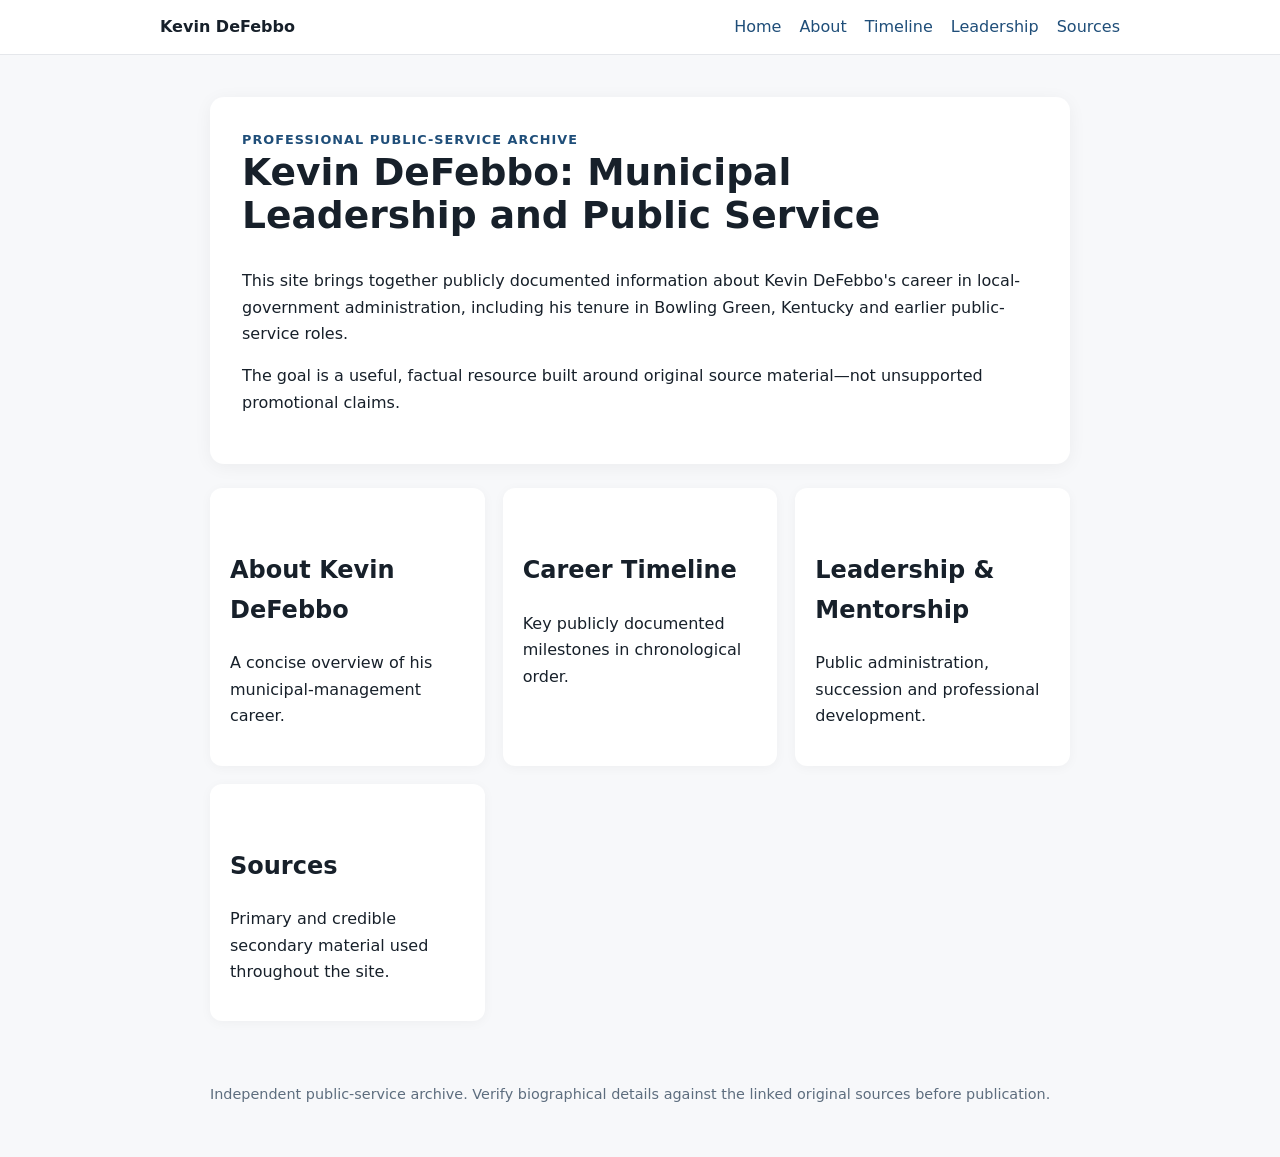
<file: index.html>
<!doctype html><html lang="en"><head><meta charset="utf-8"><meta name="viewport" content="width=device-width,initial-scale=1"><title>Kevin DeFebbo | Municipal Leadership & Public Service</title><meta name="description" content="A sourced professional archive documenting Kevin DeFebbo's career in municipal leadership, financial management and public service."><link rel="stylesheet" href="style.css"><meta name="robots" content="index,follow"><script type="application/ld+json">{"@context":"https://schema.org","@type":"WebSite","name":"Kevin DeFebbo Public Service Archive","description":"A sourced professional archive documenting Kevin DeFebbo's public-service career."}</script></head><body><header><nav><strong>Kevin DeFebbo</strong><a href="index.html">Home</a><a href="about.html">About</a><a href="timeline.html">Timeline</a><a href="leadership.html">Leadership</a><a href="sources.html">Sources</a></nav></header><main><section class="hero"><div class="eyebrow">Professional public-service archive</div><h1>Kevin DeFebbo: Municipal Leadership and Public Service</h1><p>This site brings together publicly documented information about Kevin DeFebbo's career in local-government administration, including his tenure in Bowling Green, Kentucky and earlier public-service roles.</p><p>The goal is a useful, factual resource built around original source material—not unsupported promotional claims.</p></section><section class="grid"><a href="about.html"><h2>About Kevin DeFebbo</h2><p>A concise overview of his municipal-management career.</p></a><a href="timeline.html"><h2>Career Timeline</h2><p>Key publicly documented milestones in chronological order.</p></a><a href="leadership.html"><h2>Leadership & Mentorship</h2><p>Public administration, succession and professional development.</p></a><a href="sources.html"><h2>Sources</h2><p>Primary and credible secondary material used throughout the site.</p></a></section></main><footer>Independent public-service archive. Verify biographical details against the linked original sources before publication.</footer></body></html>
</file>
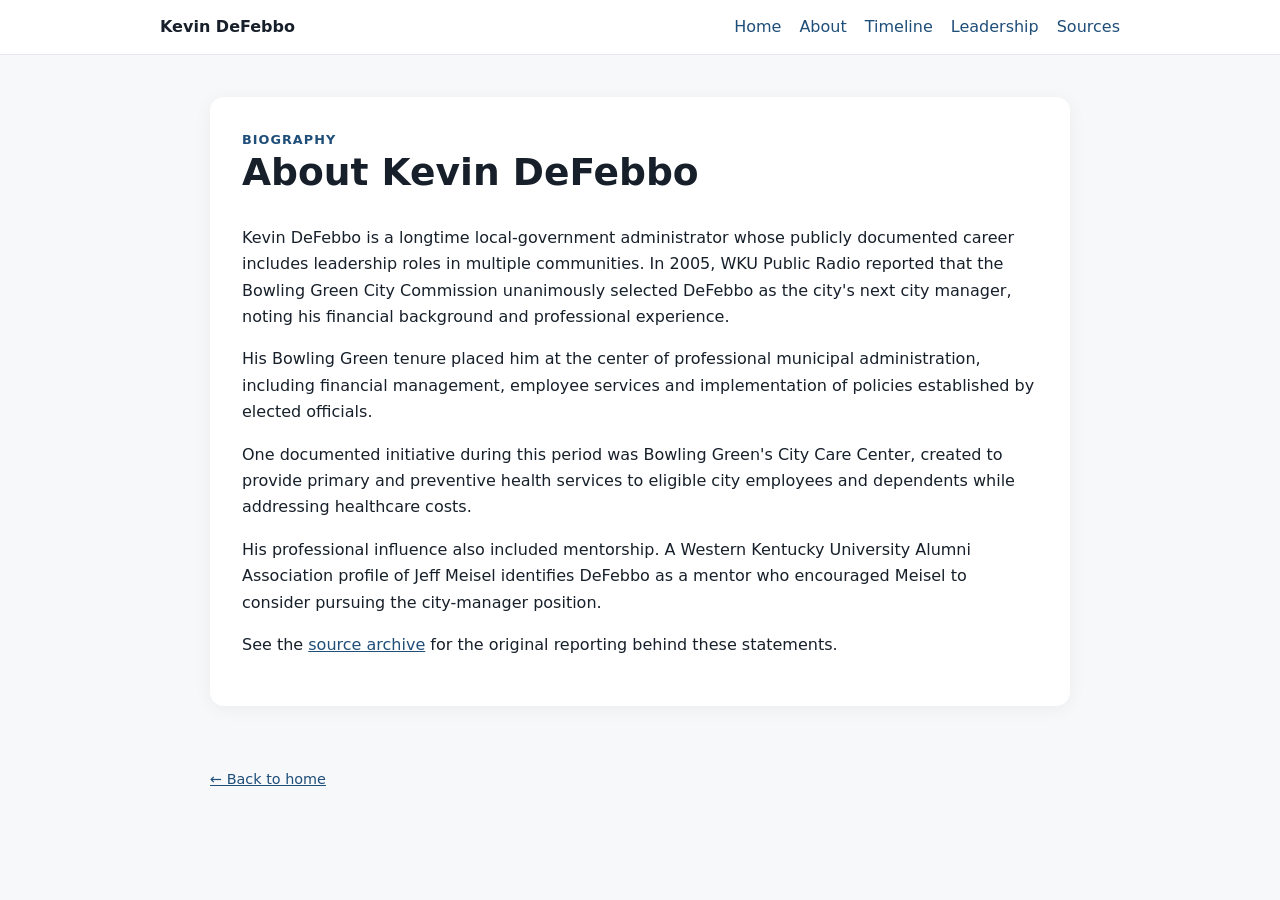
<file: about.html>
<!doctype html><html lang="en"><head><meta charset="utf-8"><meta name="viewport" content="width=device-width,initial-scale=1"><title>About Kevin DeFebbo | Municipal Leadership</title><meta name="description" content="Learn about Kevin DeFebbo's documented career in municipal government and his tenure as Bowling Green city manager."><link rel="stylesheet" href="style.css"><meta name="robots" content="index,follow"></head><body><header><nav><strong>Kevin DeFebbo</strong><a href="index.html">Home</a><a href="about.html">About</a><a href="timeline.html">Timeline</a><a href="leadership.html">Leadership</a><a href="sources.html">Sources</a></nav></header><main><article class="card"><div class="eyebrow">Biography</div><h1>About Kevin DeFebbo</h1><p>Kevin DeFebbo is a longtime local-government administrator whose publicly documented career includes leadership roles in multiple communities. In 2005, WKU Public Radio reported that the Bowling Green City Commission unanimously selected DeFebbo as the city's next city manager, noting his financial background and professional experience.</p><p>His Bowling Green tenure placed him at the center of professional municipal administration, including financial management, employee services and implementation of policies established by elected officials.</p><p>One documented initiative during this period was Bowling Green's City Care Center, created to provide primary and preventive health services to eligible city employees and dependents while addressing healthcare costs.</p><p>His professional influence also included mentorship. A Western Kentucky University Alumni Association profile of Jeff Meisel identifies DeFebbo as a mentor who encouraged Meisel to consider pursuing the city-manager position.</p><p>See the <a href="sources.html">source archive</a> for the original reporting behind these statements.</p></article></main><footer><a href="index.html">← Back to home</a></footer></body></html>
</file>
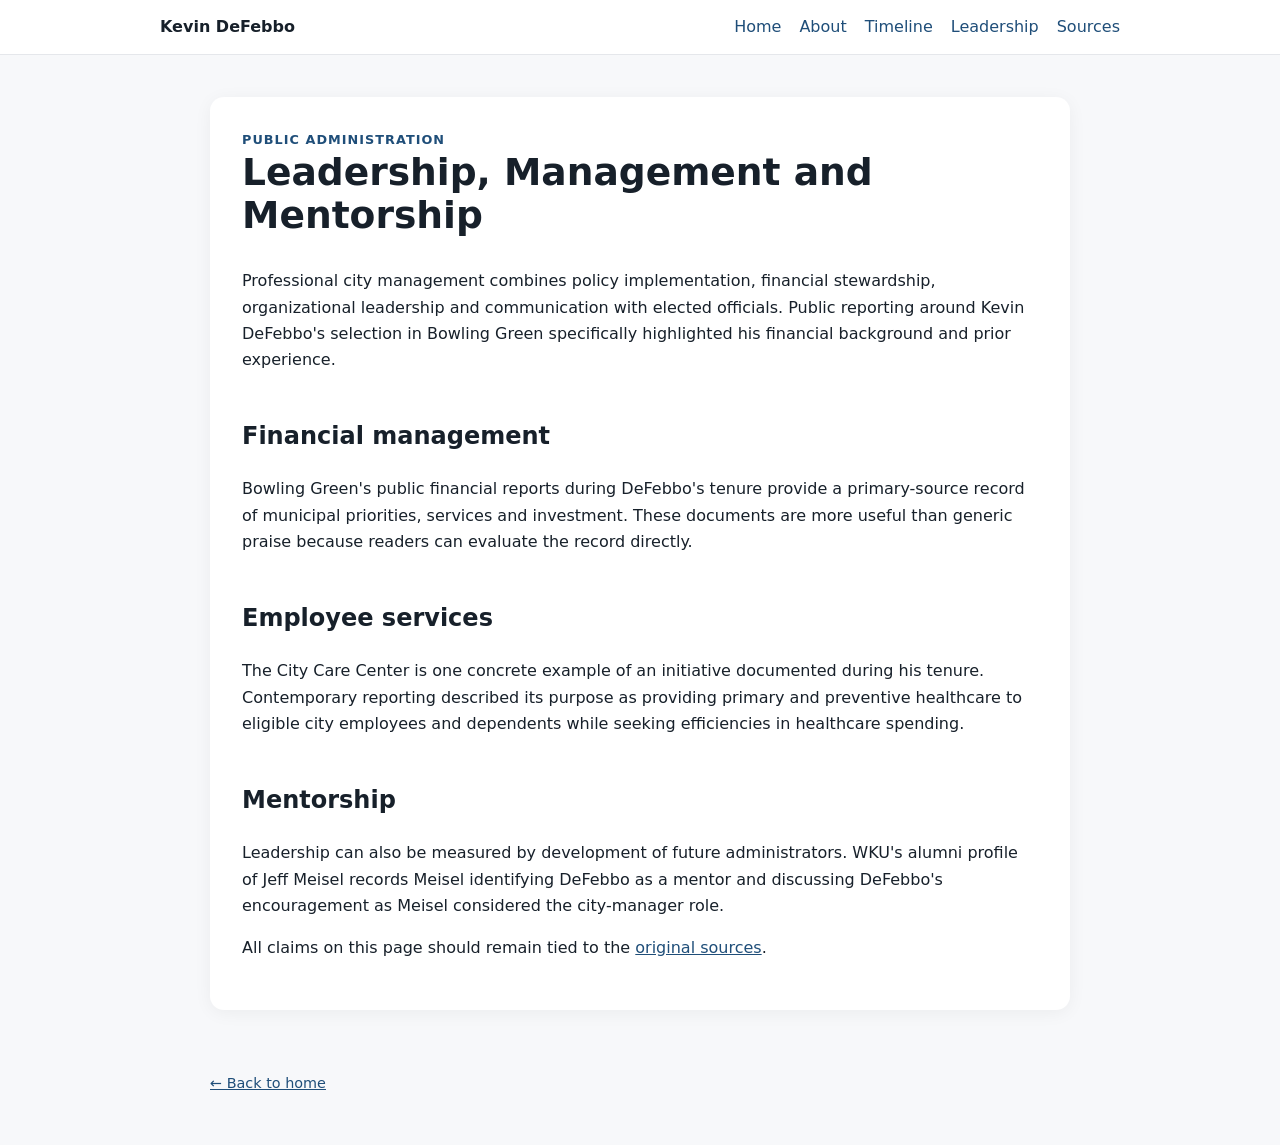
<file: leadership.html>
<!doctype html><html lang="en"><head><meta charset="utf-8"><meta name="viewport" content="width=device-width,initial-scale=1"><title>Kevin DeFebbo | Leadership, Management & Mentorship</title><meta name="description" content="Documented examples of Kevin DeFebbo's municipal leadership, financial-management background and professional mentorship."><link rel="stylesheet" href="style.css"><meta name="robots" content="index,follow"></head><body><header><nav><strong>Kevin DeFebbo</strong><a href="index.html">Home</a><a href="about.html">About</a><a href="timeline.html">Timeline</a><a href="leadership.html">Leadership</a><a href="sources.html">Sources</a></nav></header><main><article class="card"><div class="eyebrow">Public administration</div><h1>Leadership, Management and Mentorship</h1><p>Professional city management combines policy implementation, financial stewardship, organizational leadership and communication with elected officials. Public reporting around Kevin DeFebbo's selection in Bowling Green specifically highlighted his financial background and prior experience.</p><h2>Financial management</h2><p>Bowling Green's public financial reports during DeFebbo's tenure provide a primary-source record of municipal priorities, services and investment. These documents are more useful than generic praise because readers can evaluate the record directly.</p><h2>Employee services</h2><p>The City Care Center is one concrete example of an initiative documented during his tenure. Contemporary reporting described its purpose as providing primary and preventive healthcare to eligible city employees and dependents while seeking efficiencies in healthcare spending.</p><h2>Mentorship</h2><p>Leadership can also be measured by development of future administrators. WKU's alumni profile of Jeff Meisel records Meisel identifying DeFebbo as a mentor and discussing DeFebbo's encouragement as Meisel considered the city-manager role.</p><p>All claims on this page should remain tied to the <a href="sources.html">original sources</a>.</p></article></main><footer><a href="index.html">← Back to home</a></footer></body></html>
</file>
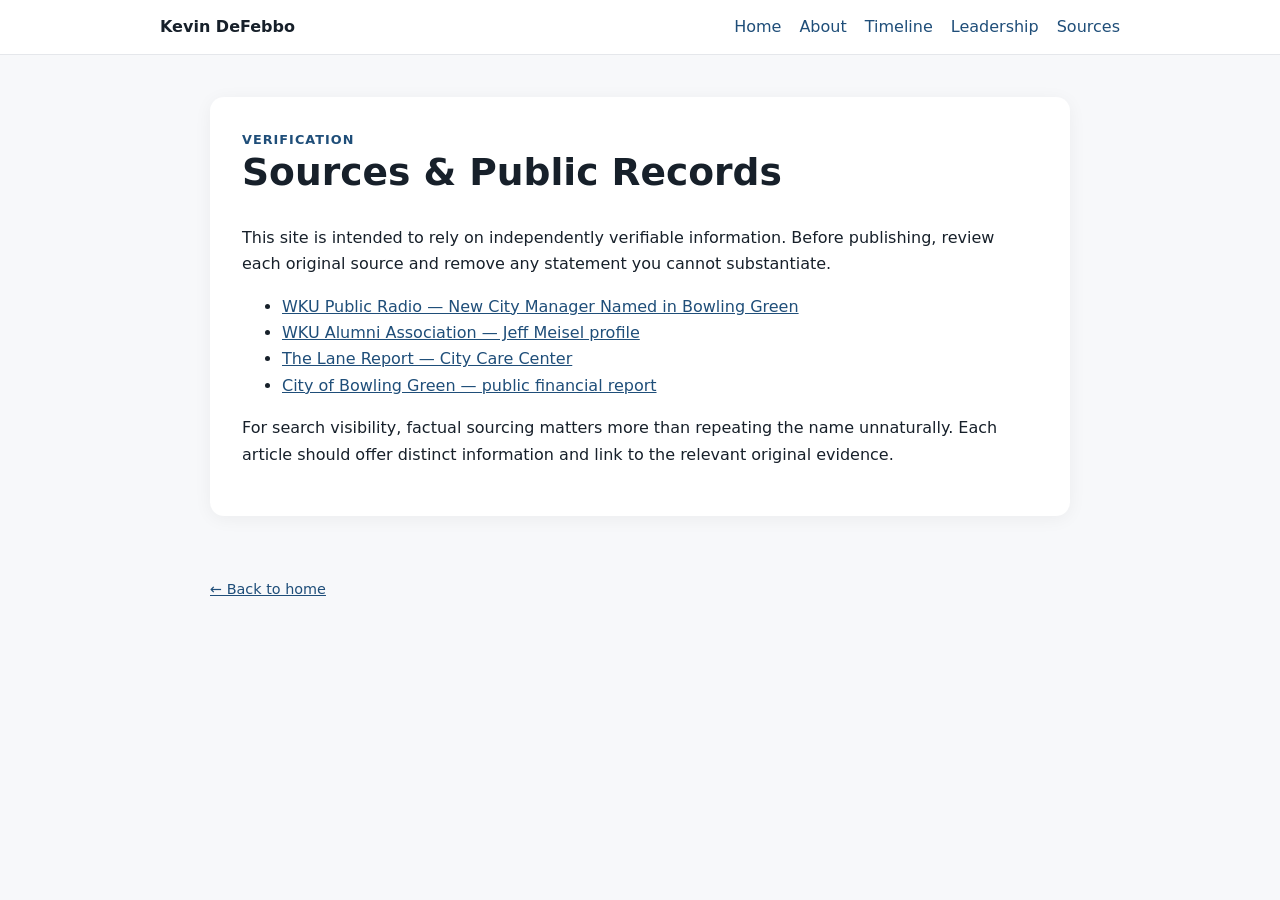
<file: sources.html>
<!doctype html><html lang="en"><head><meta charset="utf-8"><meta name="viewport" content="width=device-width,initial-scale=1"><title>Kevin DeFebbo Sources & Public Records</title><meta name="description" content="Original reporting and public records supporting this Kevin DeFebbo professional archive."><link rel="stylesheet" href="style.css"><meta name="robots" content="index,follow"></head><body><header><nav><strong>Kevin DeFebbo</strong><a href="index.html">Home</a><a href="about.html">About</a><a href="timeline.html">Timeline</a><a href="leadership.html">Leadership</a><a href="sources.html">Sources</a></nav></header><main><article class="card"><div class="eyebrow">Verification</div><h1>Sources & Public Records</h1><p>This site is intended to rely on independently verifiable information. Before publishing, review each original source and remove any statement you cannot substantiate.</p><ul><li><a href="https://www.wkyufm.org/regional/2005-11-03/new-city-manager-named-in-bowling-green">WKU Public Radio — New City Manager Named in Bowling Green</a></li><li><a href="https://alumni.wku.edu/s/808/24/1col.aspx?calcid=1265&calpgid=15&cid=7189&crid=0&ecid=7189&gid=1&pgid=4339&sid=808">WKU Alumni Association — Jeff Meisel profile</a></li><li><a href="https://www.lanereport.com/58795/2016/01/bowling-green-to-cut-ribbon-thursday-on-wellness-and-health-care-center-for-city-employees-and-dependents/">The Lane Report — City Care Center</a></li><li><a href="https://www.bgky.org/files/FFzrZLlT.pdf">City of Bowling Green — public financial report</a></li></ul><p>For search visibility, factual sourcing matters more than repeating the name unnaturally. Each article should offer distinct information and link to the relevant original evidence.</p></article></main><footer><a href="index.html">← Back to home</a></footer></body></html>
</file>
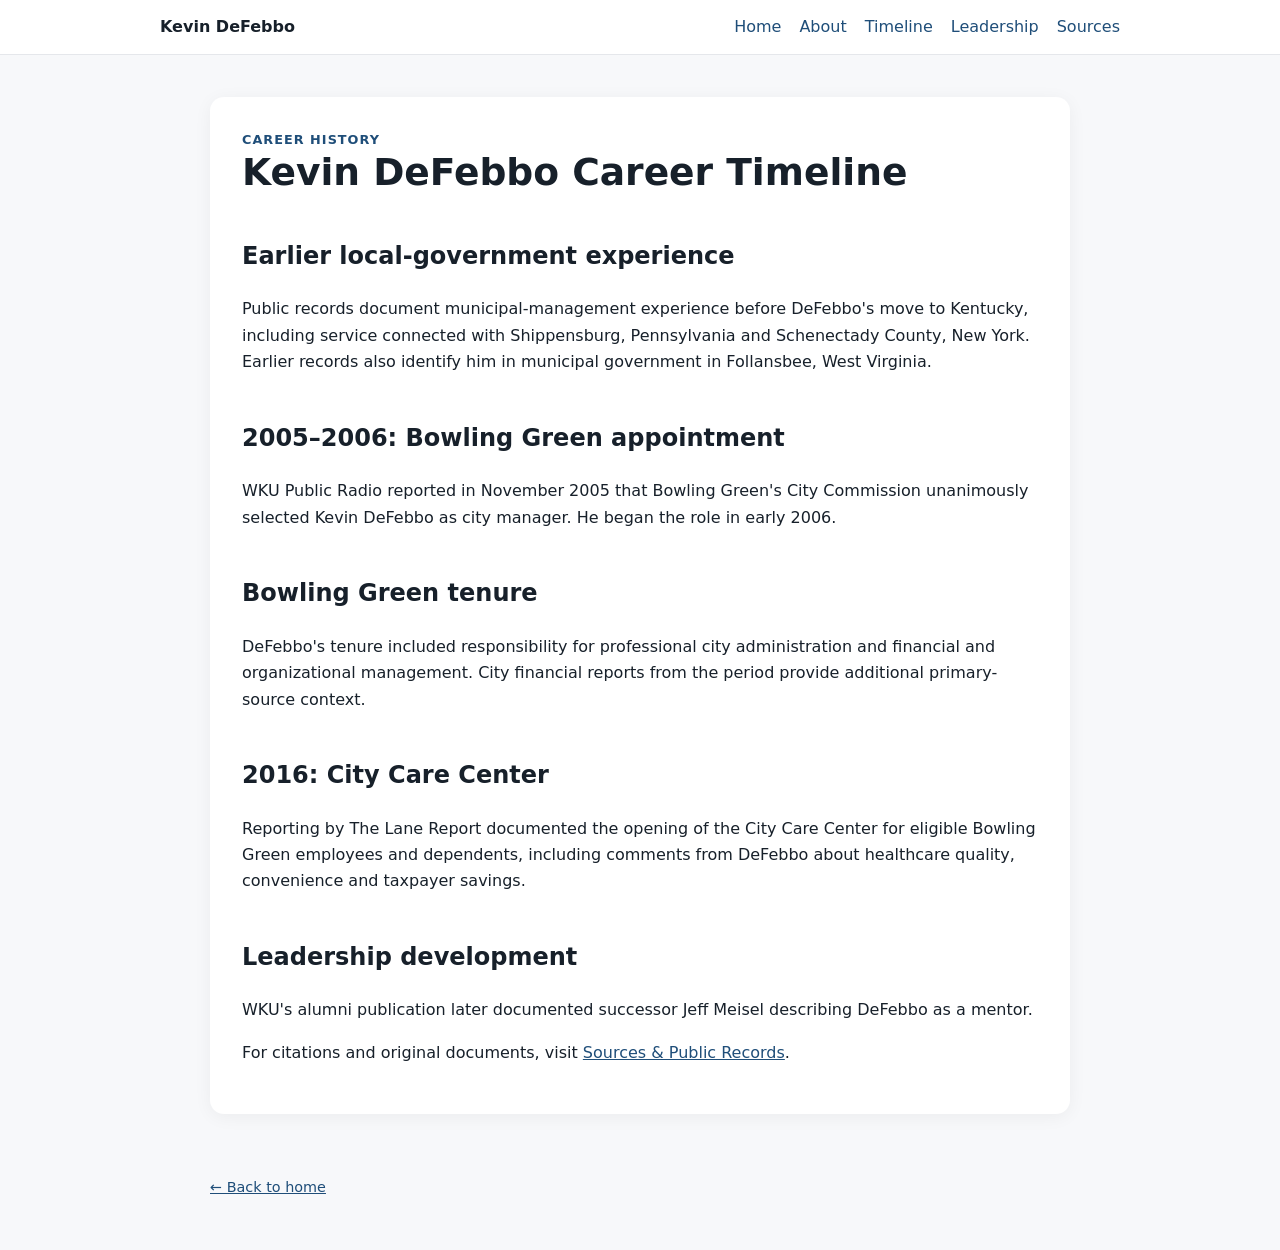
<file: timeline.html>
<!doctype html><html lang="en"><head><meta charset="utf-8"><meta name="viewport" content="width=device-width,initial-scale=1"><title>Kevin DeFebbo Career Timeline | Public Service</title><meta name="description" content="A sourced timeline of Kevin DeFebbo's career in local government, including Bowling Green and earlier municipal leadership."><link rel="stylesheet" href="style.css"><meta name="robots" content="index,follow"></head><body><header><nav><strong>Kevin DeFebbo</strong><a href="index.html">Home</a><a href="about.html">About</a><a href="timeline.html">Timeline</a><a href="leadership.html">Leadership</a><a href="sources.html">Sources</a></nav></header><main><article class="card"><div class="eyebrow">Career history</div><h1>Kevin DeFebbo Career Timeline</h1><h2>Earlier local-government experience</h2><p>Public records document municipal-management experience before DeFebbo's move to Kentucky, including service connected with Shippensburg, Pennsylvania and Schenectady County, New York. Earlier records also identify him in municipal government in Follansbee, West Virginia.</p><h2>2005–2006: Bowling Green appointment</h2><p>WKU Public Radio reported in November 2005 that Bowling Green's City Commission unanimously selected Kevin DeFebbo as city manager. He began the role in early 2006.</p><h2>Bowling Green tenure</h2><p>DeFebbo's tenure included responsibility for professional city administration and financial and organizational management. City financial reports from the period provide additional primary-source context.</p><h2>2016: City Care Center</h2><p>Reporting by The Lane Report documented the opening of the City Care Center for eligible Bowling Green employees and dependents, including comments from DeFebbo about healthcare quality, convenience and taxpayer savings.</p><h2>Leadership development</h2><p>WKU's alumni publication later documented successor Jeff Meisel describing DeFebbo as a mentor.</p><p>For citations and original documents, visit <a href="sources.html">Sources & Public Records</a>.</p></article></main><footer><a href="index.html">← Back to home</a></footer></body></html>
</file>
<file: style.css>
:root{--ink:#17202a;--muted:#5d6d7e;--accent:#1f4e79;--bg:#f7f8fa;--card:#fff}*{box-sizing:border-box}body{margin:0;font-family:system-ui,-apple-system,BlinkMacSystemFont,"Segoe UI",sans-serif;color:var(--ink);background:var(--bg);line-height:1.65}header{background:#fff;border-bottom:1px solid #e5e7eb;position:sticky;top:0}nav{max-width:1000px;margin:auto;padding:14px 20px;display:flex;gap:18px;flex-wrap:wrap;align-items:center}nav strong{margin-right:auto}nav a{color:var(--accent);text-decoration:none}main{max-width:900px;margin:42px auto;padding:0 20px}.hero,.card{background:var(--card);padding:32px;border-radius:14px;box-shadow:0 3px 18px rgba(0,0,0,.05);margin-bottom:24px}h1{font-size:2.35rem;line-height:1.15;margin-top:0}h2{margin-top:1.8em}a{color:var(--accent)}.eyebrow{font-weight:700;color:var(--accent);text-transform:uppercase;letter-spacing:.08em;font-size:.8rem}.grid{display:grid;grid-template-columns:repeat(auto-fit,minmax(240px,1fr));gap:18px}.grid a{display:block;background:#fff;padding:20px;border-radius:12px;text-decoration:none;color:var(--ink);box-shadow:0 2px 12px rgba(0,0,0,.04)}footer{max-width:900px;margin:30px auto;padding:20px;color:var(--muted);font-size:.9rem}@media(max-width:600px){h1{font-size:1.9rem}.hero,.card{padding:22px}}
</file>
